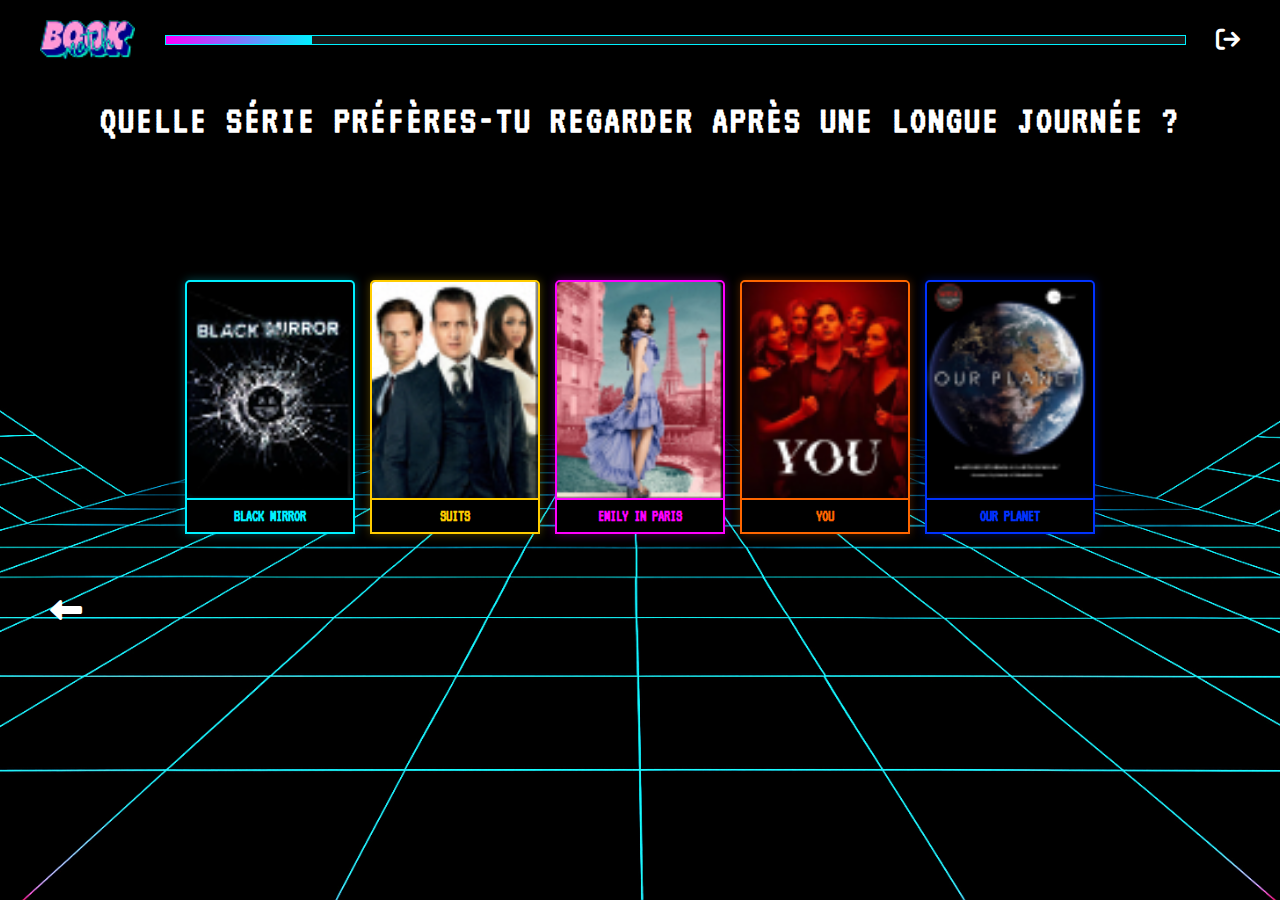
<file: index.html>
<!doctype html>
<html lang="fr">
<head>
  <meta charset="utf-8" />
  <meta name="viewport" content="width=device-width, initial-scale=1" />
  <title>Book Match - Quiz</title>
  <link href='https://fonts.googleapis.com/css?family=VT323' rel='stylesheet'>
  <link rel="stylesheet" href="https://cdnjs.cloudflare.com/ajax/libs/font-awesome/6.4.2/css/all.min.css">
  <link rel="stylesheet" href="css/style.css">
  <script src="js/script.js" defer></script>
</head>

<body>

<div aria-live="polite" class="sr-only" id="live-region"></div>

<section class="screen is-active" data-step="1">
  <div class="screen__inner">
    
    <div class="quiz-header">
      <img src="img/logo-book-match.png" alt="Logo" class="header-logo">
      <div class="progress-container">
        <div class="progress-bar" style="width: 15%;"></div>
      </div>
      <div class="exit-icon"><i class="fa-sharp fa-solid fa-arrow-right-from-bracket"></i></div>
    </div>

    <h1 class="title-quiz">QUELLE SÉRIE PRÉFÈRES-TU REGARDER APRÈS UNE LONGUE JOURNÉE ?</h1>

    <div class="choices-container-bottom">
      <div class="choices-grid">
        
        <div class="choice choice-card neon-cyan" data-type="C" data-label="Black Mirror">
          <div class="img-container"><img src="img/r1.png" alt="Black Mirror"></div>
          <div class="label-box">BLACK MIRROR</div>
        </div>

        <div class="choice choice-card neon-yellow" data-type="D" data-label="Suits">
          <div class="img-container"><img src="img/r2.png" alt="Suits"></div>
          <div class="label-box">SUITS</div>
        </div>

        <div class="choice choice-card neon-pink" data-type="B" data-label="Emily in Paris">
          <div class="img-container"><img src="img/r3.png" alt="Emily in Paris"></div>
          <div class="label-box">EMILY IN PARIS</div>
        </div>

        <div class="choice choice-card neon-orange" data-type="E" data-label="You">
          <div class="img-container"><img src="img/r4.png" alt="You"></div>
          <div class="label-box">YOU</div>
        </div>

        <div class="choice choice-card neon-blue" data-type="A" data-label="Our Planet">
          <div class="img-container"><img src="img/r5.png" alt="Our Planet"></div>
          <div class="label-box">OUR PLANET</div>
        </div>

      </div>
    </div>

    <div class="back-button">
      <i class="fa-sharp fa-solid fa-left-long"></i>
    </div>
  </div>
</section>

<!-- STEP 2 → GREEN -->
<section class="screen screen--green" data-step="2" aria-hidden="true">
  <!-- <div class="screen__inner">

    <div class="quiz-header">
      <img src="img/logo-book-match.png" alt="Logo" class="header-logo">
      <div class="progress-container">
        <div class="progress-bar" style="width: 15%;"></div>
      </div>
      <div class="exit-icon"><i class="fa-sharp fa-solid fa-arrow-right-from-bracket"></i></div>
    </div>
    
    <h1 class="title">Quel type de livre t’attire le plus ?</h1>
      
    <div class="choices">
      <div class="choice choice-card neon-cyan" data-label="Choix A2" data-type="A">
        <div class="choice__title">Un livre sur la société ou la philosophie 🧭</div>
      </div>
      <div class="choice" data-label="Choix B2" data-type="B">
        <div class="choice__title">Un roman captivant rempli d’émotions 🎭</div>
      </div>
      <div class="choice" data-label="Choix C2" data-type="C">
        <div class="choice__title">Un guide pratique ou un ouvrage scientifique 🔬</div>
      </div>
      <div class="choice" data-label="Choix D2" data-type="D">
        <div class="choice__title">Un thriller d'enquête</div>
      </div>
      <div class="choice" data-label="Choix E2" data-type="E">
        <div class="choice__title">Un livre de développement personnel</div>
      </div>
    </div>
      
    </div>

    <div class="back-button">
      <i class="fa-sharp fa-solid fa-left-long"></i>
    </div>
  </div> -->
  <section class="screen" data-step="2">
  <div class="screen__inner">
    
    <div class="quiz-header">
      <img src="img/logo-book-match.png" alt="Logo" class="header-logo">
      <div class="progress-container">
        <div class="progress-bar"></div>
      </div>
      <div class="exit-icon">
        <i class="fa-sharp fa-solid fa-arrow-right-from-bracket"></i>
      </div>
    </div>

    <h1 class="title-quiz">QUEL TYPE DE LIVRE T’ATTIRE LE PLUS ?</h1>

    <div class="choices-container-bottom">
      <div class="choices-grid grid-3-2">
        
        <div class="choice choice-card choice-card--text neon-cyan" data-type="A" data-label="Société">
          <div class="label-box">UN LIVRE SUR LA SOCIÉTÉ ET LE MONDE</div>
        </div>

        <div class="choice choice-card choice-card--text neon-yellow" data-type="B" data-label="Roman">
          <div class="label-box">UN ROMAN CAPTIVANT</div>
        </div>

        <div class="choice choice-card choice-card--text neon-pink" data-type="C" data-label="Scientifique">
          <div class="label-box">UN OUVRAGE SCIENTIFIQUE</div>
        </div>

        <div class="choice choice-card choice-card--text neon-orange" data-type="D" data-label="Thriller">
          <div class="label-box">UN THRILLER D'ENQUETE</div>
        </div>

        <div class="choice choice-card choice-card--text neon-blue" data-type="E" data-label="Développement">
          <div class="label-box">UN LIVRE SUR DÉVELOPPEMENT PERSONNEL</div>
        </div>

      </div>
    </div>

    <div class="back-button">
      <i class="fa-sharp fa-solid fa-left-long"></i>
    </div>
  </div>
</section>

</section>

<!-- STEP 3 → RED -->
<!--<section class="screen screen--red" data-step="3" aria-hidden="true">
  <div class="screen__inner">

    <div class="quiz-header">
      <img src="img/logo-book-match.png" alt="Logo" class="header-logo">
      <div class="progress-container">
        <div class="progress-bar" style="width: 15%;"></div>
      </div>
      <div class="exit-icon"><i class="fa-sharp fa-solid fa-arrow-right-from-bracket"></i></div>
    </div>

    <div>
      <div class="kicker">Étape 3 sur 7</div>
      <h1 class="title">Si tu devais passer un après-midi parfait, tu…</h1>
      <p class="subtitle">Choisis une option</p>
    </div>

    <div class="choices">
      <div class="choice" data-label="Choix A3" data-type="A">
        <div class="choice__title">sortirais dehors avec tes amis</div>
        <div class="choice__desc">Description 3A</div>
      </div>
      <div class="choice" data-label="Choix B3" data-type="C">
        <div class="choice__title">le passerais devant une série</div>
        <div class="choice__desc">Description 3B</div>
      </div>
      <div class="choice" data-label="Choix C3" data-type="B">
        <div class="choice__title">iriais faire du shopping</div>
        <div class="choice__desc">Description 3C</div>
      </div>
      <div class="choice" data-label="Choix D3" data-type="E">
        <div class="choice__title">irais te balader tout seul</div>
        <div class="choice__desc">Description 3B</div>
      </div>
      <div class="choice" data-label="Choix E3" data-type="D">
        <div class="choice__title">iriais faire du sport</div>
        <div class="choice__desc">Description 3C</div>
      </div>
    </div>

    <div class="back-button">
      <i class="fa-sharp fa-solid fa-left-long"></i>
    </div>
  </div>
</section>-->
<section class="screen" data-step="3">
  <div class="screen__inner">
    
    <div class="quiz-header">
      <img src="img/logo-book-match.png" alt="Logo" class="header-logo">
      <div class="progress-container">
        <div class="progress-bar"></div>
      </div>
      <div class="exit-icon">
        <i class="fa-sharp fa-solid fa-arrow-right-from-bracket"></i>
      </div>
    </div>

    <h1 class="title-quiz">QUELLE AMBIANCE TE PARLE LE PLUS ?</h1>

    <div class="choices-container-bottom">
      <div class="choices-grid grid-3-2">
        
        <div class="choice choice-card neon-cyan" data-type="A" data-label="Futuriste">
          <div class="img-container"><img src="img/r3-1.png" alt="Futuriste"></div>
        </div>

        <div class="choice choice-card neon-yellow" data-type="B" data-label="Nature">
          <div class="img-container"><img src="img/r3-2.png" alt="Nature"></div>
        </div>

        <div class="choice choice-card neon-pink" data-type="C" data-label="Urbain">
          <div class="img-container"><img src="img/r3-3.png" alt="Urbain"></div>
        </div>

        <div class="choice choice-card neon-orange" data-type="D" data-label="Mystique">
          <div class="img-container"><img src="img/r3-4.png" alt="Mystique"></div>
        </div>

        <div class="choice choice-card neon-blue" data-type="E" data-label="Vintage">
          <div class="img-container"><img src="img/r3-5.png" alt="Vintage"></div>
        </div>

      </div>
    </div>

    <div class="back-button">
      <i class="fa-sharp fa-solid fa-left-long"></i>
    </div>
  </div>
</section>


<!-- STEP 4 → BLUE -->
<!--<section class="screen screen--blue" data-step="4" aria-hidden="true">
  <div class="screen__inner">

    <div class="quiz-header">
      <img src="img/logo-book-match.png" alt="Logo" class="header-logo">
      <div class="progress-container">
        <div class="progress-bar" style="width: 15%;"></div>
      </div>
      <div class="exit-icon"><i class="fa-sharp fa-solid fa-arrow-right-from-bracket"></i></div>
    </div>

    <div>
      <div class="kicker">Étape 4 sur 7</div>
      <h1 class="title">Tes vacacances idéales ?</h1>
      <p class="subtitle">Choisis une option</p>
    </div>

    <div class="choices">
      <div class="choice" data-label="Choix A4" data-type="A">
        <div class="choice__title">Voyager et découvrir des cultures</div>
        <div class="choice__desc">Description 4A</div>
      </div>
      <div class="choice" data-label="Choix B4" data-type="B">
        <div class="choice__title">Festivals, concerts et activités créatives</div>
        <div class="choice__desc">Description 4B</div>
      </div>
      <div class="choice" data-label="Choix C4" data-type="C">
        <div class="choice__title">Tester de nouvelles choses</div>
        <div class="choice__desc">Description 4C</div>
      </div>
      <div class="choice" data-label="Choix D4" data-type="D">
        <div class="choice__title">Partir en voyage humanitaire</div>
        <div class="choice__desc">Description 4B</div>
      </div>
      <div class="choice" data-label="Choix E4" data-type="E">
        <div class="choice__title">TVacances chill et détente</div>
        <div class="choice__desc">Description 4C</div>
      </div>
    </div>

    <div class="back-button">
      <i class="fa-sharp fa-solid fa-left-long"></i>
    </div>
  </div>
</section>-->
<section class="screen" data-step="4">
  <div class="screen__inner">
    
    <div class="quiz-header">
      <img src="img/logo-book-match.png" alt="Logo" class="header-logo">
      <div class="progress-container">
        <div class="progress-bar"></div>
      </div>
      <div class="exit-icon">
        <i class="fa-sharp fa-solid fa-arrow-right-from-bracket"></i>
      </div>
    </div>

    <h1 class="title-quiz">TES VACANCES IDÉALES ?</h1>

    <div class="choices-container-bottom">
      <div class="choices-grid">
        
        <div class="choice choice-card neon-cyan" data-type="A" data-label="VOYAGER">
          <div class="img-container"><img src="img/r4-1.png" alt="Burger"></div>
          <div class="label-box">VOYAGER ET DÉCOUVRIR DES CULTURES</div>
        </div>

        <div class="choice choice-card neon-yellow" data-type="B" data-label="Sain & Frais">
          <div class="img-container"><img src="img/r4-2.png" alt="CONCERTS"></div>
          <div class="label-box">FESTIVALS ET CONCERTS</div>
        </div>

        <div class="choice choice-card neon-pink" data-type="C" data-label="Gastronomique">
          <div class="img-container"><img src="img/r4-3.png" alt="Gastronomique"></div>
          <div class="label-box">TESTER DE NOUVELLES CHOSES</div>
        </div>

        <div class="choice choice-card neon-orange" data-type="D" data-label="Exotique">
          <div class="img-container"><img src="img/r4-4.png" alt="HUMANITAIRE"></div>
          <div class="label-box">PARTIR EN VOYAGE HUMANITAIRE</div>
        </div>

        <div class="choice choice-card neon-blue" data-type="E" data-label="Traditionnel">
          <div class="img-container"><img src="img/r4-5.png" alt="VACANCES"></div>
          <div class="label-box">VACANCES CHILL ET DÉTENTE</div>
        </div>

      </div>
    </div>

    <div class="back-button">
      <i class="fa-sharp fa-solid fa-left-long"></i>
    </div>
  </div>
</section>

<!-- STEP 5 → GREEN -->
<!--<section class="screen screen--green" data-step="5" aria-hidden="true">
  <div class="screen__inner">

    <div class="quiz-header">
      <img src="img/logo-book-match.png" alt="Logo" class="header-logo">
      <div class="progress-container">
        <div class="progress-bar" style="width: 15%;"></div>
      </div>
      <div class="exit-icon"><i class="fa-sharp fa-solid fa-arrow-right-from-bracket"></i></div>
    </div>

    <div>
      <div class="kicker">Étape 5 sur 7</div>
      <h1 class="title">Ton mode d’apprentissage préféré ?</h1>
      <p class="subtitle">Choisis une option</p>
    </div>

    <div class="choices">
      <div class="choice" data-label="Choix A5" data-type="A">
        <div class="choice__title">Discuter et échanger avec d’autres</div>
        <div class="choice__desc">Description 5A</div>
      </div>
      <div class="choice" data-label="Choix B5" data-type="B">
        <div class="choice__title">Apprendre en écoutant ou en visualisant (vidéos, podcasts, expos)</div>
        <div class="choice__desc">Description 5B</div>
      </div>
      <div class="choice" data-label="Choix C5" data-type="C">
        <div class="choice__title">Faire des schémas et expérimenter par toi-même</div>
        <div class="choice__desc">Description 5C</div>
      </div>
      <div class="choice" data-label="Choix D5" data-type="D">
        <div class="choice__title">Lire des textes arguementés et débattre</div>
        <div class="choice__desc">Description 5B</div>
      </div>
      <div class="choice" data-label="Choix E5" data-type="E">
        <div class="choice__title">Observer, analyser, réfléchir seul</div>
        <div class="choice__desc">Description 5C</div>
      </div>
    </div>

    <div class="back-button">
      <i class="fa-sharp fa-solid fa-left-long"></i>
    </div>
  </div>
</section>-->
<section class="screen" data-step="5">
  <div class="screen__inner">

    <div class="quiz-header">
      <img src="img/logo-book-match.png" alt="Logo" class="header-logo">
      <div class="progress-container">
        <div class="progress-bar" style="width: 71%;"></div>
      </div>
      <div class="exit-icon"><i class="fa-sharp fa-solid fa-arrow-right-from-bracket"></i></div>
    </div>

    <h1 class="title-quiz">TON MODE D’APPRENTISSAGE PRÉFÉRÉ ?</h1>

    <div class="choices-container-vertical">
      <div class="choices-list-vertical">
        
        <div class="choice list-item neon-cyan" data-type="A" data-label="Discuter">
          <div class="item-content">
            <span class="item-title">Discuter et échanger avec d’autres</span>
            <span class="item-desc">Partager des idées pour mieux comprendre</span>
          </div>
        </div>

        <div class="choice list-item neon-yellow" data-type="B" data-label="Écouter">
          <div class="item-content">
            <span class="item-title">Écouter ou visualiser</span>
            <span class="item-desc">Vidéos, podcasts ou démonstrations</span>
          </div>
        </div>

        <div class="choice list-item neon-pink" data-type="C" data-label="Expérimenter">
          <div class="item-content">
            <span class="item-title">Faire des schémas et expérimenter</span>
            <span class="item-desc">Apprendre par la pratique et l'action</span>
          </div>
        </div>

        <div class="choice list-item neon-orange" data-type="D" data-label="Lire">
          <div class="item-content">
            <span class="item-title">Lire des textes et débattre</span>
            <span class="item-desc">Analyse approfondie et argumentation</span>
          </div>
        </div>

        <div class="choice list-item neon-blue" data-type="E" data-label="Analyser">
          <div class="item-content">
            <span class="item-title">Observer et réfléchir seul</span>
            <span class="item-desc">Analyse calme et concentration individuelle</span>
          </div>
        </div>

      </div>
    </div>

    <div class="back-button">
      <i class="fa-sharp fa-solid fa-left-long"></i>
    </div>
  </div>
</section>


<!-- STEP 6 → RED -->
<!--<section class="screen screen--red" data-step="6" aria-hidden="true">
  <div class="screen__inner">

    <div class="quiz-header">
      <img src="img/logo-book-match.png" alt="Logo" class="header-logo">
      <div class="progress-container">
        <div class="progress-bar" style="width: 15%;"></div>
      </div>
      <div class="exit-icon"><i class="fa-sharp fa-solid fa-arrow-right-from-bracket"></i></div>
    </div>

    <div>
      <div class="kicker">Étape 6 sur 7</div>
      <h1 class="title">Ton rapport aux réseaux sociaux, c’est plutôt…</h1>
      <p class="subtitle">Choisis une option</p>
    </div>

    <div class="choices">
      <div class="choice" data-label="Choix B6" data-type="B">
        <div class="choice__title">Un outil pour t’exprimer et créer.</div>
        <div class="choice__desc">Description 6A</div>
      </div>
      <div class="choice" data-label="Choix A6" data-type="A">
        <div class="choice__title">Un moyen de comprendre les autres et la société.</div>
        <div class="choice__desc">Description 6B</div>
      </div>
      <div class="choice" data-label="Choix C6" data-type="C">
        <div class="choice__title">Un terrain d’analyse et de données fascinant.</div>
        <div class="choice__desc">Description 6C</div>
      </div>
      <div class="choice" data-label="Choix D6" data-type="D">
        <div class="choice__title">Un enjeu sur la vie privée</div>
        <div class="choice__desc">Description 6B</div>
      </div>
      <div class="choice" data-label="Choix E6" data-type="E">
        <div class="choice__title">Un mirroir des émotions</div>
        <div class="choice__desc">Description 6C</div>
      </div>
    </div>

    <div class="back-button">
      <i class="fa-sharp fa-solid fa-left-long"></i>
    </div>
  </div>
</section>-->
<section class="screen" data-step="6">
  <div class="screen__inner">

    <div class="quiz-header">
      <img src="img/logo-book-match.png" alt="Logo" class="header-logo">
      <div class="progress-container">
        <div class="progress-bar" style="width: 85%;"></div>
      </div>
      <div class="exit-icon"><i class="fa-sharp fa-solid fa-arrow-right-from-bracket"></i></div>
    </div>

    <h1 class="title-quiz">TON RAPPORT AUX RÉSEAUX SOCIAUX, C’EST PLUTÔT…</h1>

    <div class="choices-container-bottom">
      <div class="choices-grid grid-3-2">
        
        <div class="choice choice-card choice-card--text neon-cyan" data-type="B" data-label="Créer">
          <div class="label-box">UN ENJEU SUR LA VIE PRIVÉE</div>
        </div>

        <div class="choice choice-card choice-card--text neon-yellow" data-type="A" data-label="Comprendre">
          <div class="label-box">COMPRENDRE LES AUTRES</div>
        </div>

        <div class="choice choice-card choice-card--text neon-pink" data-type="C" data-label="Analyse">
          <div class="label-box">ANALYSER</div>
        </div>

        <div class="choice choice-card choice-card--text neon-orange" data-type="D" data-label="Vie privée">
          <div class="label-box">T'EXPRIMER ET CRÉER</div>
        </div>

        <div class="choice choice-card choice-card--text neon-blue" data-type="E" data-label="Émotions">
          <div class="label-box">UN MIROIR DES ÉMOTIONS</div>
        </div>

      </div>
    </div>

    <div class="back-button">
      <i class="fa-sharp fa-solid fa-left-long"></i>
    </div>
  </div>
</section>


<!-- STEP 7 → BLUE -->
<!--<section class="screen screen--blue" data-step="7" aria-hidden="true">
  <div class="screen__inner">

    <div class="quiz-header">
      <img src="img/logo-book-match.png" alt="Logo" class="header-logo">
      <div class="progress-container">
        <div class="progress-bar" style="width: 15%;"></div>
      </div>
      <div class="exit-icon"><i class="fa-sharp fa-solid fa-arrow-right-from-bracket"></i></div>
    </div>

    <div>
      <div class="kicker">Étape 7 sur 7</div>
      <h1 class="title">Quel citation te parle plus ?</h1>
      <p class="subtitle">Choisis une option</p>
    </div>

    <div class="choices">
      <div class="choice" data-label="Choix B7" data-type="B">
        <div class="choice__title">"Créer c'est façonner sa propre identité."</div>
        <div class="choice__desc">Description 7A</div>
      </div>
      <div class="choice" data-label="Choix E7" data-type="E">
        <div class="choice__title">"Ton identité n’est pas figée : elle se construit chaque fois que tu choisis d’être vrai."</div>
        <div class="choice__desc">Description 7B</div>
      </div>
      <div class="choice" data-label="Choix C7" data-type="C">
        <div class="choice__title">"Dans un monde numérique, protéger son identité devient un acte de liberté."</div>
        <div class="choice__desc">Description 7C</div>
      </div>
      <div class="choice" data-label="Choix D7" data-type="D">
        <div class="choice__title">"La justice, c’est reconnaître la dignité et l’identité de chacun."</div>
        <div class="choice__desc">Description 7B</div>
      </div>
      <div class="choice" data-label="Choix A7" data-type="A">
        <div class="choice__title">"Nos identités se tissent dans les liens que nous créons avec les autres"</div>
        <div class="choice__desc">Description 7C</div>
      </div>
    </div>

    <div class="back-button">
      <i class="fa-sharp fa-solid fa-left-long"></i>
    </div>
  </div>
</section>-->
<section class="screen" data-step="7">
  <div class="screen__inner">

    <div class="quiz-header">
      <img src="img/logo-book-match.png" alt="Logo" class="header-logo">
      <div class="progress-container">
        <div class="progress-bar" style="width: 100%;"></div>
      </div>
      <div class="exit-icon"><i class="fa-sharp fa-solid fa-arrow-right-from-bracket"></i></div>
    </div>

    <h1 class="title-quiz">QUELLE CITATION TE PARLE LE PLUS ?</h1>

    <div class="choices-container-bottom">
      <div class="choices-grid grid-2-1-2">
        
        <div class="choice choice-card neon-cyan" data-type="B" data-label="Créer">
          <div class="label-box">"CRÉER C'EST FAÇONNER SA PROPRE IDENTITÉ"</div>
        </div>

        <div class="choice choice-card neon-yellow" data-type="E" data-label="Vrai">
          <div class="label-box">"TON IDENTITÉ N’EST PAS FIGÉE : ELLE SE CONSTRUIT CHAQUE FOIS QUE TU CHOISIS D’ÊTRE VRAI"</div>
        </div>

        <div class="choice choice-card neon-pink center-quote" data-type="C" data-label="Liberté">
          <div class="label-box">"DANS UN MONDE NUMÉRIQUE, PROTÉGER SON IDENTITÉ DEVIENT UN ACTE DE LIBERTÉ"</div>
        </div>

        <div class="choice choice-card neon-orange" data-type="D" data-label="Justice">
          <div class="label-box">"LA JUSTICE, C’EST RECONNAÎTRE LA DIGNITÉ ET L’IDENTITÉ DE CHACUN"</div>
        </div>

        <div class="choice choice-card neon-blue" data-type="A" data-label="Liens">
          <div class="label-box">"NOS IDENTITÉS SE TISSENT DANS LES LIENS QUE NOUS CRÉONS AVEC LES AUTRES"</div>
        </div>

      </div>
    </div>

    <div class="back-button">
      <i class="fa-sharp fa-solid fa-left-long"></i>
    </div>
  </div>
</section>


<!-- FINAL SCREEN -->
<!--<section class="screen" id="final-screen" aria-hidden="true">
  <div class="screen__inner">
    <div class="quiz-header">
      <img src="img/logo-book-match.png" alt="Logo" class="header-logo">
    </div>

    <div class="summary" id="summary"></div>
    <div class="actions">
    </div>
  </div>
</section>-->
<section class="screen" id="final-screen" aria-hidden="true">
  <div class="screen__inner">
    <div class="quiz-header">
      <img src="img/logo-book-match.png" alt="Logo" class="header-logo">
    </div>

    <div class="result-container">
      
      <div class="result-column-left">
      <!-- classe js-->
        <div class="summary" id="summary"></div>
          
          <br><br><br>

          <a href="" class="btn-keep">GARDE TES RECOMMENDATIONS</a>
          
          <br><br><br><br><br><br><br><br><br><br><br>
          
          <a href="accueil.html" class="btn-keep">Quittez</a>
      </div>

      <div class="result-column-right">
        <div class="placeholder-content">
          <!-- classe js-->
          <div class="carousel-container">
            <div class="carousel-inner">
            </div>
          </div>

        </div>
      </div>

    </div> </div>
</section>


</body>
</html>
</file>
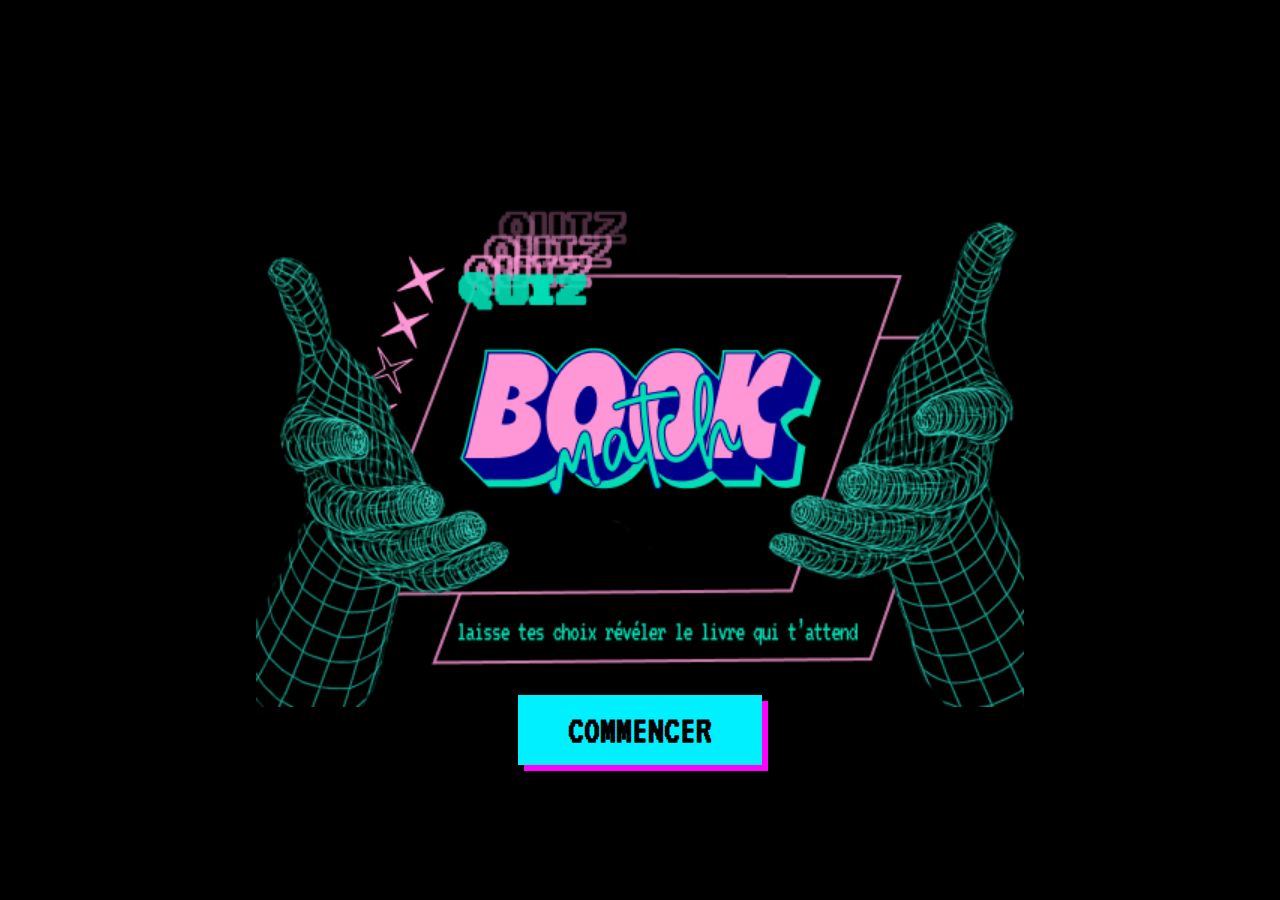
<file: accueil.html>
<!doctype html>
<html lang="fr">
<head>
  <meta charset="utf-8" />
  <meta name="viewport" content="width=device-width, initial-scale=1" />
  <title>Accueil - Quiz</title>
  <link href='https://fonts.googleapis.com/css?family=VT323' rel='stylesheet'>
  <link rel="stylesheet" href="css/style.css">
  <style>
    /* Style spécifique pour cette page d'accueil */
    body {
      margin: 0;
      display: flex;
      align-items: flex-end;
      justify-content: center;
      min-height: 100vh;
      background-image: url("img/ecran-accueil.png"); /* Ton image d'accueil */
      background-size: 60%;
      /*background-size: cover;*/
      background-position: center;
      background-repeat: no-repeat;
      background-attachment: fixed;
      padding-bottom: 15vh;
    }

    .btn-start {
      background-color: #00f0ff; /* Cyan fluo */
      color: #000000;
      font-family: 'VT323', monospace;
      font-size: 2.5rem;
      font-weight: bold;
      padding: 15px 50px;
      border: none;
      cursor: pointer;
      box-shadow: 6px 6px 0px #ff00ff; /* Ombre rose */
      text-decoration: none; /* Pour le lien */
      transition: all 0.2s ease;
    }

    .btn-start:hover {
      transform: translate(2px, 2px);
      box-shadow: 3px 3px 0px #ff00ff;
      background-color: #ffffff;
    }
  </style>
</head>
<body>

  <a href="index.html" class="btn-start">COMMENCER</a>

</body>
</html>
</file>
<file: css/style.css>
*, *::before, *::after { box-sizing: border-box; }
html, body { height: 100%; margin: 0; }

body {
  font-family: 'VT323', monospace;
  text-align: center;
  color: #ffffff;
  background-image: url("../img/fond1.png"); 
  background-size: cover;
  background-position: center;
  background-repeat: no-repeat;
  background-attachment: fixed;
  background-color: #000;
  overflow-x: hidden;
}

/* --- Layout du Quiz --- */
.screen {
  min-height: 100vh;
  display: none;
  padding: 20px;
  background: transparent !important;
}

.screen.is-active { display: flex; flex-direction: column; }

.screen__inner {
  max-width: 1200px;
  margin: 0 auto;
  width: 100%;
  height: 100%;
  display: flex;
  flex-direction: column;
  flex-grow: 1;
}

/* --- Header & Logo --- */
.quiz-header {
  display: flex;
  align-items: center;
  justify-content: space-between;
  width: 100%;
  margin-bottom: 20px;
}

.header-logo {
  height: 40px;
  width: auto;
}

.exit-icon {
  font-size: 1.5rem; /* Taille de l'icône */
  color: #fff;    /* Couleur cyan néon */
  cursor: pointer;
  transition: transform 0.2s ease;
}

.exit-icon:hover {
  transform: scale(1.1);
  color: #ff00ff;    /* Change en rose au survol */
}

.progress-container {
  flex-grow: 1;
  margin: 0 30px;
  height: 10px;
  background: rgba(255, 255, 255, 0.1);
  border: 1px solid #00f0ff;
}

.progress-bar {
  height: 100%;
  background: linear-gradient(90deg, #ff00ff, #00f0ff);
}

/* --- Titre --- */
.title-quiz {
  font-size: clamp(1.5rem, 4vw, 2.5rem);
  text-transform: uppercase;
  margin: 20px 0;
  letter-spacing: 2px;
  text-shadow: 0 0 10px rgba(0,0,0,0.5);
}

/* --- Aligner les choix en bas --- */
.choices-container-bottom {
  margin-top: 10%; /* Pousse vers le bas */
  padding-bottom: 40px;
}

.choices-grid {
  display: flex;
  justify-content: center;
  align-items: flex-end;
  gap: 15px;
  flex-wrap: nowrap;
}

/* --- Grille 3 + 2 pour la Question 2 --- */
.grid-3-2 {
  display: flex;
  flex-wrap: wrap;
  justify-content: center;
  gap: 20px;
  max-width: 700px; /* Force le passage à la ligne après 3 éléments */
  margin: 0 auto;
}

/* Style spécifique pour les cartes de texte (sans image) */
.choice-card--text {
  width: 200px !important; /* On l'élargit un peu car il n'y a pas d'image */
  flex: 0 0 auto;
}

.choice-card--text .label-box {
  border: 2px solid !important; /* On remet la bordure partout car pas d'img au dessus */
  border-radius: 8px;           /* Coins arrondis pour le style bouton */
  padding: 20px 10px;           /* Plus d'espace pour le texte */
  font-size: 1.2rem;
  min-height: 80px;
  display: flex;
  align-items: center;
  justify-content: center;
  transition: all 0.2s ease;
}

/* Effet au survol spécifique au texte */
.choice-card--text:hover .label-box {
  background: rgba(255, 255, 255, 0.1);
  transform: translateY(-5px);
}

/* On s'assure que la Question 1 (sans .grid-3-2) ne change pas */
.choices-grid:not(.grid-3-2) {
  flex-wrap: nowrap;
}

/* --- Cartes Images --- */
.choice-card {
  cursor: pointer;
  flex-shrink: 0;
  width: 170px;
  transition: transform 0.2s ease;
  background: transparent !important;
  border: none !important;
  padding: 0 !important;
}

.choice-card:hover {
  transform: translateY(-10px);
}

.img-container {
  border: 2px solid;
  border-radius: 5px 5px 0 0;
  height: 220px;
  overflow: hidden;
  background: #000;
}

.img-container img {
  width: 100%;
  height: 100%;
  object-fit: cover;
}

.label-box {
  border: 2px solid;
  border-top: none;
  padding: 8px 2px;
  font-size: 1rem;
  background: black;
  font-weight: bold;
}



/*question 5*/
/* --- Style Liste Verticale Question 5 --- */
.choices-container-vertical {
  width: 100%;
  max-width: 800px;
  margin: 0 auto;
}

.choices-list-vertical {
  display: flex;
  flex-direction: column;
  gap: 15px; /* Espace entre les lignes */
}

.list-item {
  display: flex;
  align-items: center;
  background: rgba(0, 0, 0, 0.6);
  border: 2px solid;
  border-radius: 10px;
  padding: 15px 20px;
  cursor: pointer;
  transition: all 0.2s ease;
  text-align: left; /* Aligne le texte à gauche comme sur l'image */
}

.list-item:hover {
  transform: translateX(10px); /* Petit décalage vers la droite au survol */
  background: rgba(255, 255, 255, 0.1);
}

.item-content {
  display: flex;
  flex-direction: column;
  gap: 4px;
}

.item-title {
  font-size: 1.3rem;
  font-weight: bold;
  color: #fff;
}

.item-desc {
  font-size: 1rem;
  opacity: 0.8;
  font-style: italic;
}

/* Réutilisation de tes couleurs néon pour la bordure et le texte du titre */
.list-item.neon-cyan { border-color: #00f0ff; }
.list-item.neon-cyan .item-title { color: #00f0ff; }

.list-item.neon-yellow { border-color: #ffcc00; }
.list-item.neon-yellow .item-title { color: #ffcc00; }

.list-item.neon-pink { border-color: #ff00ff; }
.list-item.neon-pink .item-title { color: #ff00ff; }

.list-item.neon-orange { border-color: #ff6600; }
.list-item.neon-orange .item-title { color: #ff6600; }

.list-item.neon-blue { border-color: #0066ff; }
.list-item.neon-blue .item-title { color: #0066ff; }


/*last question*/
/* --- Layout Spécifique 2-1-2 --- */
.grid-2-1-2 {
  display: grid;
  grid-template-columns: repeat(2, 1fr); /* 2 colonnes */
  gap: 20px;
  max-width: 800px;
  margin: 0 auto;
}

/* La 3ème carte prend toute la largeur au milieu */
.grid-2-1-2 .choice:nth-child(3) {
  grid-column: span 2; 
  justify-self: center;
  width: 100%;
  max-width: 600px; /* Un peu plus large pour la citation du milieu */
}

/* Style des boites de texte pour les citations */
.grid-2-1-2 .label-box {
  min-height: 120px;
  display: flex;
  align-items: center;
  justify-content: center;
  padding: 20px;
  border: 2px solid !important; /* On ferme la bordure haute */
  border-radius: 10px;
  font-size: 1.1rem;
  line-height: 1.3;
  text-transform: uppercase;
}

/* Animation au survol */
.grid-2-1-2 .choice:hover {
  transform: scale(1.03);
}


/* --- Couleurs Néon --- */
.neon-cyan .img-container, .neon-cyan .label-box { border-color: #00f0ff; color: #00f0ff; box-shadow: 0 0 10px rgba(0,240,255,0.3); }
.neon-yellow .img-container, .neon-yellow .label-box { border-color: #ffcc00; color: #ffcc00; box-shadow: 0 0 10px rgba(255,204,0,0.3); }
.neon-pink .img-container, .neon-pink .label-box { border-color: #ff00ff; color: #ff00ff; box-shadow: 0 0 10px rgba(255,0,255,0.3); }
.neon-orange .img-container, .neon-orange .label-box { border-color: #ff6600; color: #ff6600; box-shadow: 0 0 10px rgba(255,102,0,0.3); }
.neon-blue .img-container, .neon-blue .label-box { border-color: #0033ff; color: #0033ff; box-shadow: 0 0 10px rgba(0,51,255,0.3); }

/* --- Divers --- */
.back-button {
  text-align: left;
  font-size: 2rem;      /* Taille de l'icône */
  color: #fff;       /* Cyan néon */
  cursor: pointer;
  margin-top: 10px;
  padding: 10px;
  transition: transform 0.2s ease, color 0.2s ease;
  width: fit-content;   /* Pour que seule l'icône soit cliquable */
}

.back-button:hover {
  transform: scale(1.1);
  color: #ff00ff;       /* Change en rose au survol */
}

.sr-only { position: absolute; width: 1px; height: 1px; padding: 0; margin: -1px; overflow: hidden; clip: rect(0,0,0,0); border: 0; }







/*last question*/
/* Cible uniquement les cartes de la question 7 */
/* --- Ajustement de l'alignement Question 7 --- */

/* On définit la largeur fixe des cartes pour l'étape 7 */
[data-step="7"] .choice-card {
  width: 320px !important; 
  margin: 0 auto;
}

/* La grille avec 2 colonnes de 320px + l'espace (gap) */
[data-step="7"] .grid-2-1-2 {
  display: grid;
  grid-template-columns: 320px 320px; 
  gap: 20px;
  justify-content: center; /* Centre la grille dans l'écran */
  max-width: fit-content;
  margin: 0 auto;
}

/* La 3ème citation (celle du milieu) */
[data-step="7"] .grid-2-1-2 .choice:nth-child(3) {
  grid-column: span 2; /* Elle prend les deux colonnes */
  /* Sa largeur totale sera : 320px + 320px + 20px de gap = 660px */
  width: 660px !important; 
  max-width: 660px !important;
  justify-self: center;
}

/* On s'assure que la box à l'intérieur prend bien toute la place */
[data-step="7"] .grid-2-1-2 .choice:nth-child(3) .label-box {
  width: 100% !important;
  border: 2px solid !important; /* Pour bien fermer le cadre */
}



/*resultat*/
.result-profile {
  color: #00f0ff;
  font-size: clamp(1.5rem, 4vw, 2.5rem);
  letter-spacing: 2px;
  text-transform: uppercase; /* Optionnel, mais aide souvent l'effet néon */
  
  /* On simplifie l'ombre pour un effet léger */
  text-shadow: 
    0 0 4px rgba(255, 255, 255, 0.4), /* Très légère brillance sur les lettres */
    0 0 12px rgba(0, 240, 255, 0.5),  /* Halo principal doux et semi-transparent */
    1px 1px 3px rgba(0, 0, 0, 0.8);  /* Ombre portée discrète pour détacher du fond */
}

/* Conteneur principal du résultat */
.result-container {
  display: flex;
  flex-direction: row; /* Aligne les colonnes côte à côte */
  justify-content: space-between;
  align-items: flex-start; /* Aligne le contenu en haut */
  gap: 40px; /* Espace entre les deux colonnes */
  width: 100%;
  margin-top: 30px;
  flex-grow: 1; /* Prend l'espace restant */
}

/* Colonne GAUCHE */
.result-column-left {
  display: flex;
  flex-direction: column;
  justify-content: center; /* Centre les textes et boutons verticalement */
  align-items: flex-start; /* Aligne tout à gauche */
  gap: 20px;               /* Espace automatique entre le profil et les boutons */
}

/* Colonne DROITE */
.result-column-right {
  flex: 1; /* Prend l'50% de la largeur par défaut */
  width: 100%;
  min-height: 300px; /* Taille minimum pour voir la div au début */
  display: flex;
  flex-direction: column;
}

/* Style optionnel pour le summary à gauche (puisque le parent a changé) */
.summary {
  width: 100%;
  margin: 0;
}

.btn-keep {
  background-color: #00f0ff; /* Cyan fluo */
  color: #000000;
  font-family: 'VT323', monospace;
  font-size: 1.5rem;
  font-weight: bold;
  display: inline-block;
  padding: 15px 50px;
  border: none;
  cursor: pointer;
  box-shadow: 6px 6px 0px #ff00ff; /* Ombre rose */
  text-decoration: none; /* Pour le lien */
  transition: all 0.2s ease;
}

.btn-keep:hover {
  transform: translate(2px, 2px);
  box-shadow: 3px 3px 0px #ff00ff;
  background-color: #ffffff;
}

/* Conteneur du carrousel */
.carousel-container {
  width: 100%;
  max-width: 400px; /* Ajuste la largeur selon tes besoins */
  height: 500px;    /* Ajuste la hauteur */
  margin: 0 auto;
  border: 2px solid #00f0ff; /* Bordure néon cyan */
  box-shadow: 0 0 15px rgba(0, 240, 255, 0.3);
  border-radius: 15px;
  overflow: hidden;
  position: relative;
  background: #000;
  
  margin-top: 40px;    /* Augmente l'espace au-dessus */
  margin-bottom: 40px; /* Augmente l'espace en-dessous */
}

.carousel-inner {
  position: relative;
  width: 100%;
  height: 100%;
}

.carousel-img {
  position: absolute; /* Superpose les images */
  top: 0;
  left: 0;
  width: 75%;
  height: 75%;
  /*object-fit: cover;*/
  /*opacity: 0;*/ /* Cache tout par défaut */
  transition: opacity 0.5s ease-in-out; /* Effet de transition fluide */
}

.carousel-img.active {
  opacity: 1; /* Affiche uniquement l'image active */
  z-index: 10;
}

.carousel-item {
  position: absolute;
  top: 0;
  left: 0;
  width: 100%;
  height: 100%;
  opacity: 0;
  transition: opacity 0.5s ease-in-out;
  display: flex;
  flex-direction: column;
}

.carousel-item.active {
  opacity: 1;
  z-index: 10;
}

/* Le bandeau d'infos en bas de l'image */
.book-overlay {
  position: absolute;
  bottom: 0;
  left: 0;
  right: 0;
  background: rgba(0, 0, 0, 0.85); /* Fond noir transparent */
  padding: 15px;
  border-top: 2px solid #00f0ff;
  text-align: left;
}

.book-title {
  color: #00f0ff;
  font-size: 1.4rem;
  font-weight: bold;
  text-transform: uppercase;
  margin-bottom: 5px;
  text-shadow: 0 0 5px rgba(0, 240, 255, 0.5);
}

.book-author {
  color: #ffffff;
  font-size: 1.1rem;
  opacity: 0.9;
}

.book-location {
  color: #ff00ff; /* Rose néon pour l'emplacement */
  font-size: 0.9rem;
  margin-top: 8px;
  font-weight: bold;
}
</file>
